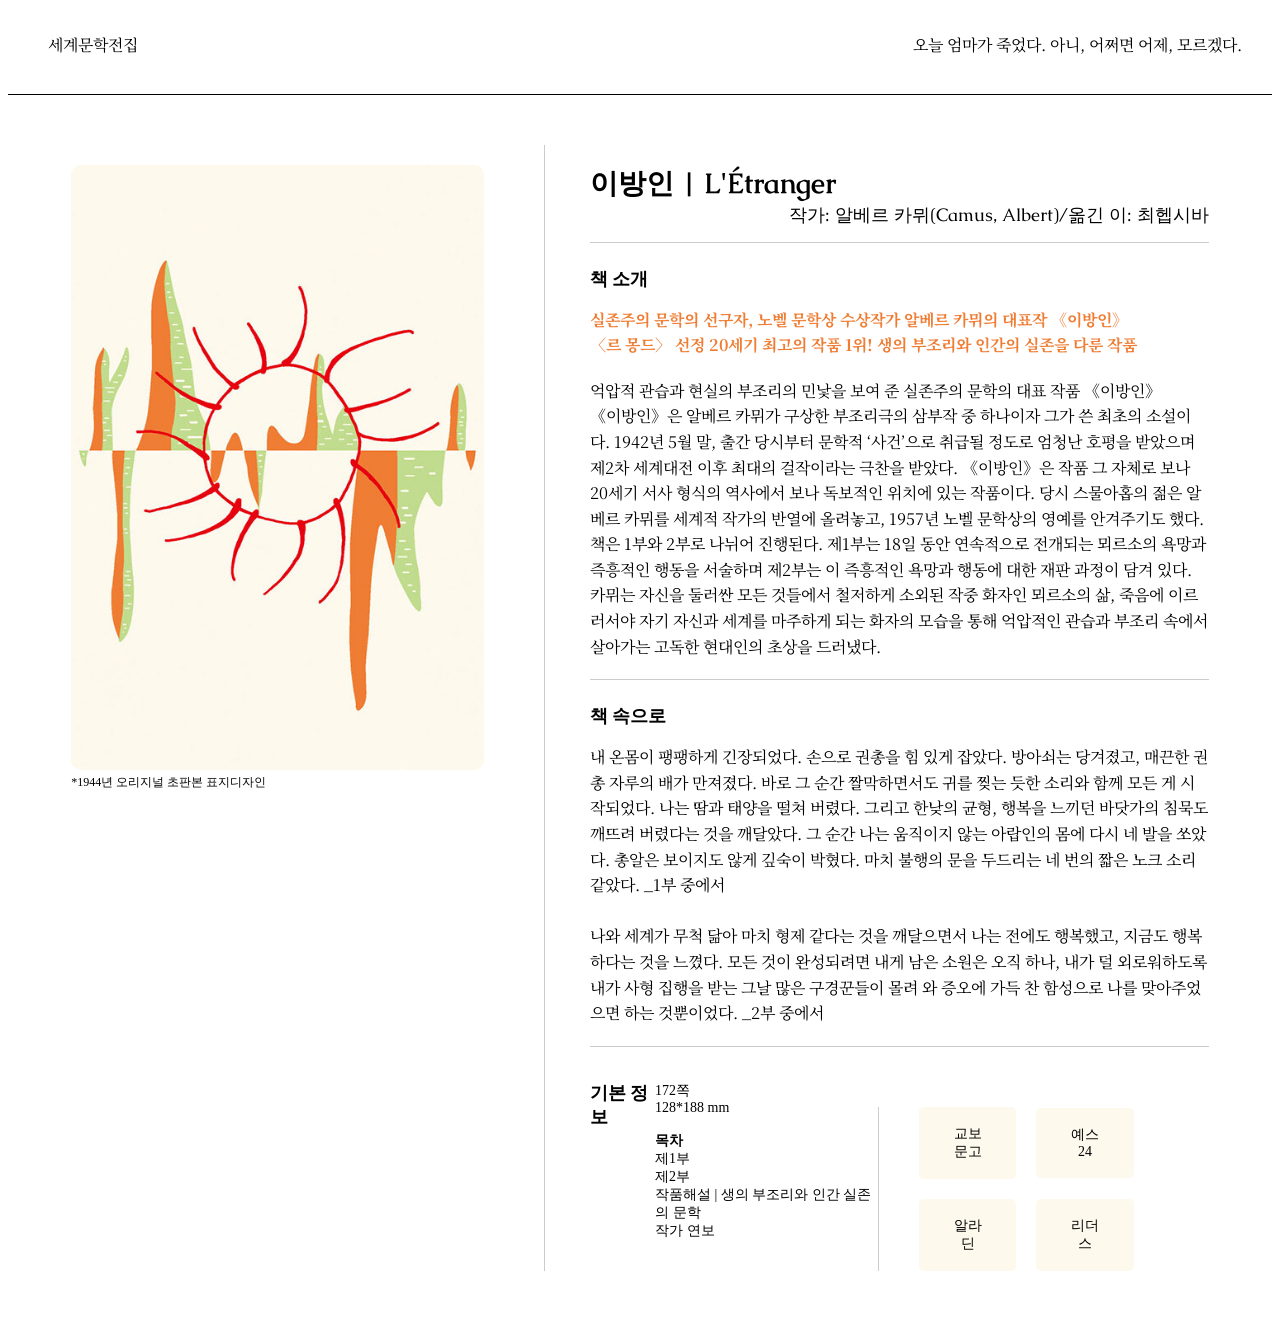
<file: Book/index.html>
<!DOCTYPE html>
<html>
    <head>
        <meta charset="utf-8">
        <title>L'Étranger|이방인</title>
        <link rel="stylesheet" href="css/style.css" type="text/css">
        <link rel="preconnect" href="https://fonts.googleapis.com">
        <link rel="preconnect" href="https://fonts.gstatic.com" crossorigin>
        <link href="https://fonts.googleapis.com/css2?family=Caudex:ital,wght@0,400;0,700;1,400;1,700&family=Noto+Serif+KR:wght@200..900&display=swap" rel="stylesheet">
    </head>

    <body>
        <header>
            <ul>
                <li><p>세계문학전집</p></li>
                <li><p>오늘 엄마가 죽었다. 아니, 어쩌면 어제, 모르겠다.</p></li>
            </ul>
        </header>
        
        <section class="detail">
            <div class="image-box">
                <img src="책표지.jpg" alt="이방인_표지">
                <figcaption>*1944년 오리지널 초판본 표지디자인</figcaption>
            </div>

              <div class="text-box">
                <h2>이방인 | L'Étranger</h2>
                <h3>작가: 알베르 카뮈(Camus, Albert)/옮긴 이: 최헵시바</h3>

                <hr class="bold">

                <h4>책 소개</h4>
                        <p><b>실존주의 문학의 선구자, 노벨 문학상 수상작가
                        알베르 카뮈의 대표작 《이방인》<br>

                        〈르 몽드〉 선정 20세기 최고의 작품 1위!
                        생의 부조리와 인간의 실존을 다룬 작품</b></p>

                        <p>억압적 관습과 현실의 부조리의 민낯을 보여 준
                        실존주의 문학의 대표 작품 《이방인》<br>

                        《이방인》은 알베르 카뮈가 구상한 부조리극의 삼부작 중 하나이자 그가 쓴 최초의 소설이다. 1942년 5월 말, 출간 당시부터 문학적 ‘사건’으로 취급될 정도로 엄청난 호평을 받았으며 제2차 세계대전 이후 최대의 걸작이라는 극찬을 받았다. 《이방인》은 작품 그 자체로 보나 20세기 서사 형식의 역사에서 보나 독보적인 위치에 있는 작품이다. 당시 스물아홉의 젊은 알베르 카뮈를 세계적 작가의 반열에 올려놓고, 1957년 노벨 문학상의 영예를 안겨주기도 했다.
                        책은 1부와 2부로 나뉘어 진행된다. 제1부는 18일 동안 연속적으로 전개되는 뫼르소의 욕망과 즉흥적인 행동을 서술하며 제2부는 이 즉흥적인 욕망과 행동에 대한 재판 과정이 담겨 있다. 카뮈는 자신을 둘러싼 모든 것들에서 철저하게 소외된 작중 화자인 뫼르소의 삶, 죽음에 이르러서야 자기 자신과 세계를 마주하게 되는 화자의 모습을 통해 억압적인 관습과 부조리 속에서 살아가는 고독한 현대인의 초상을 드러냈다.
                        </p>

                        <hr>
                        
                    <h4>책 속으로</h4>
                        <p>내 온몸이 팽팽하게 긴장되었다. 손으로 권총을 힘 있게 잡았다. 방아쇠는 당겨졌고, 매끈한 권총 자루의 배가 만져졌다. 바로 그 순간 짤막하면서도 귀를 찢는 듯한 소리와 함께 모든 게 시작되었다. 나는 땀과 태양을 떨쳐 버렸다. 그리고 한낮의 균형, 행복을 느끼던 바닷가의 침묵도 깨뜨려 버렸다는 것을 깨달았다. 그 순간 나는 움직이지 않는 아랍인의 몸에 다시 네 발을 쏘았다. 총알은 보이지도 않게 깊숙이 박혔다. 마치 불행의 문을 두드리는 네 번의 짧은 노크 소리 같았다.
                        _1부 중에서
                        <br>
                        <br>
                        나와 세계가 무척 닮아 마치 형제 같다는 것을 깨달으면서 나는 전에도 행복했고, 지금도 행복하다는 것을 느꼈다. 모든 것이 완성되려면 내게 남은 소원은 오직 하나, 내가 덜 외로워하도록 내가 사형 집행을 받는 그날 많은 구경꾼들이 몰려 와 증오에 가득 찬 함성으로 나를 맞아주었으면 하는 것뿐이었다.
                        _2부 중에서
                        </p>

                        <hr>

                        <div class="info-header">
                            <h4>기본 정보</h4>

                            <ol class="info">
                            <li>172쪽</li>
                            <li>128*188 mm</li>

                            <br>

                            <li class="index">목차</li>
                            <li>제1부</li>
                            <li>제2부</li>

                            <li>작품해설 | 생의 부조리와 인간 실존의 문학</li>
                            <li>작가 연보</li>
                        </ol>


                            <div class="btn-group">
                                <a href="https://product.kyobobook.co.kr/detail/S000208378547" class="buy-btn soldout">교보문고
                                    <span class="tooltip">해당 사이트에선 현재 절판된 상품입니다.</span></a>
                                <a href="https://www.yes24.com/product/goods/89643965" class="buy-btn soldout">예스24
                                    <span class="tooltip">해당 사이트에선 현재 절판된 상품입니다.</span></a>
                                <a href="http://aladin.kr/p/KziYr" class="buy-btn">알라딘</a>
                                <a href="https://rdrs.me/book/3895989" class="buy-btn">리더스</a>
                            </div>
                        </div>
            </div>
        </section>

    </body>
</html>
</file>
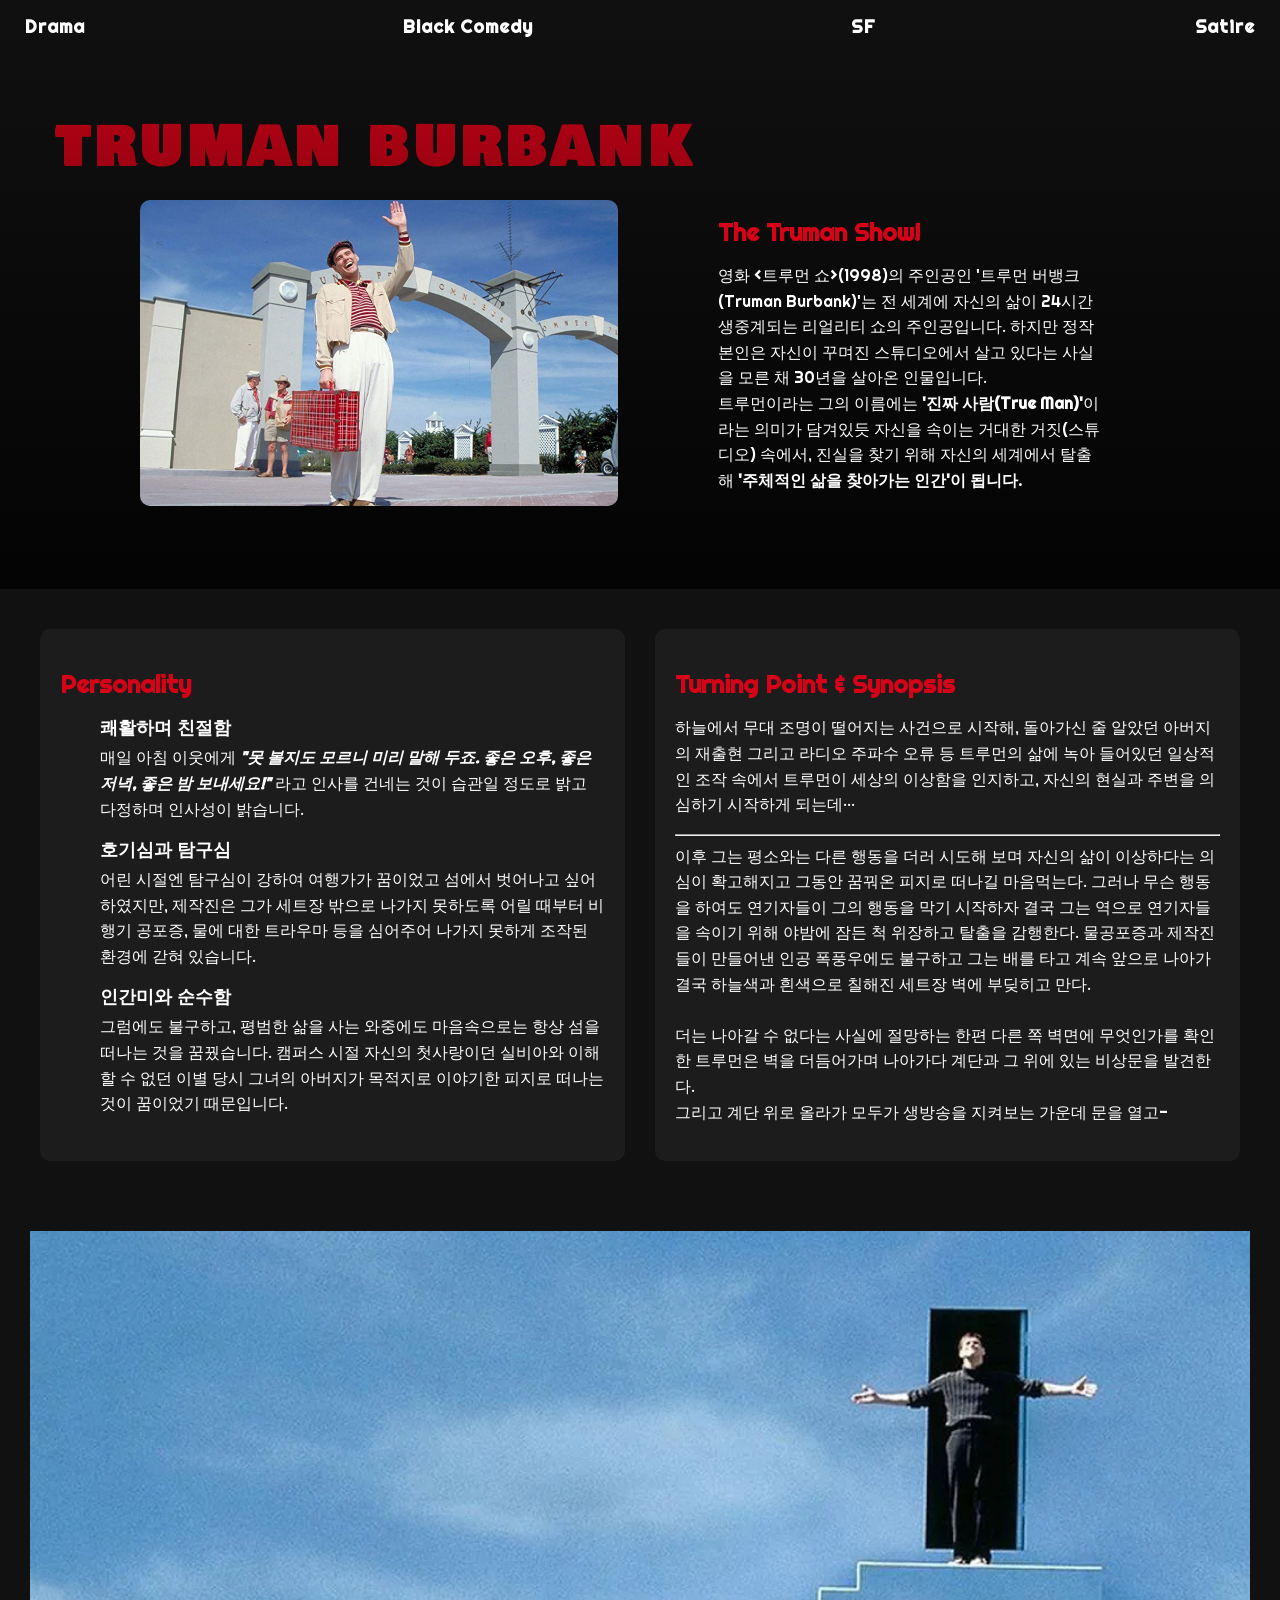
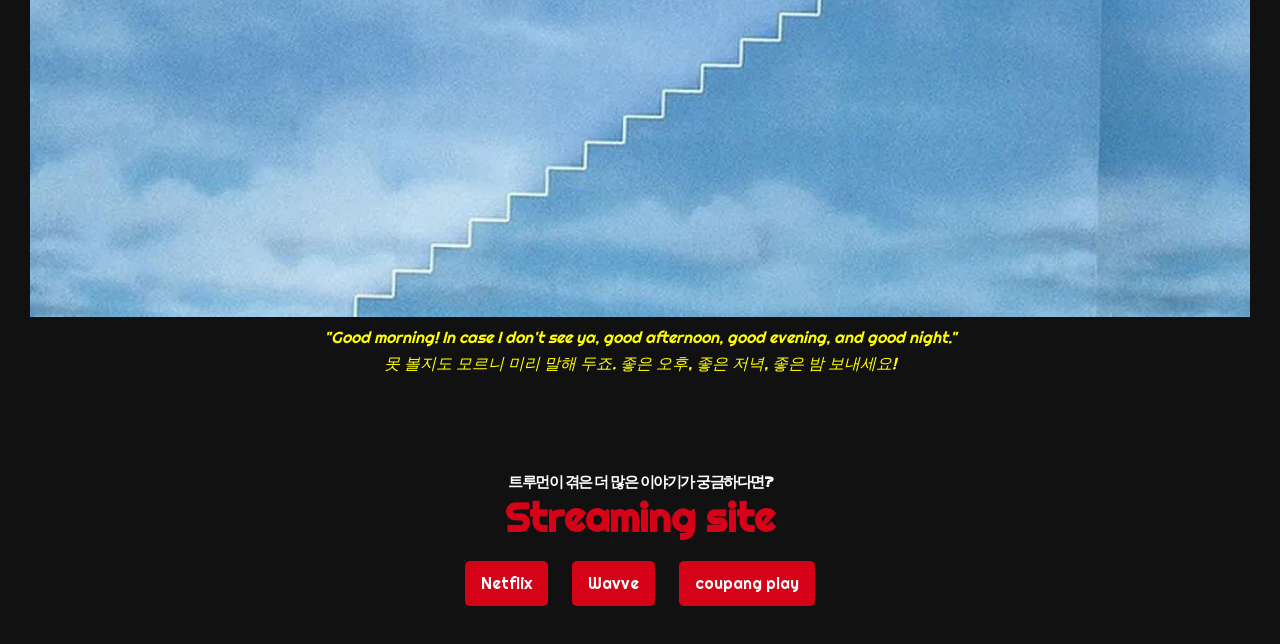
<file: Character/index.html>
<!DOCTYPE html>
<html>
    <head>
        <meta charset="utf-8">
        <title>트루먼 버뱅크</title>
        <link rel="stylesheet" href="css/style.css" type="text/css">
        <link rel="preconnect" href="https://fonts.googleapis.com">
        <link rel="preconnect" href="https://fonts.gstatic.com" crossorigin>
        <link href="https://fonts.googleapis.com/css2?family=Bowlby+One&family=Righteous&display=swap" rel="stylesheet">    </head>

    <body>
        <header>
            <ol>
                <li>Drama</li>
                <li>Black Comedy</li>
                <li>SF</li>
                <li>Satire</li>
            </ol>
        </header>

        <main>
            <h1>Truman Burbank</h1>
            <section class="movie">
                <div class="movie-inner">
                    <div class="poster">
                        <img src="img/thumbnail.jpg">
                    </div>

                    <div class="overlay">
                        <h2>The Truman Show!</h2>
                        <p>영화 <트루먼 쇼>(1998)의 주인공인 '트루먼 버뱅크(Truman Burbank)'는 전 세계에 자신의 삶이 24시간 생중계되는 리얼리티 쇼의 주인공입니다.
                        하지만 정작 본인은 자신이 꾸며진 스튜디오에서 살고 있다는 사실을 모른 채 30년을 살아온 인물입니다.
                        <br>
                        트루먼이라는 그의 이름에는 <b>'진짜 사람(True Man)'</b>이라는 의미가 담겨있듯 자신을 속이는 거대한 거짓(스튜디오) 속에서, 진실을 찾기 위해 자신의 세계에서 탈출해 <b>'주체적인 삶을 찾아가는 인간'이 됩니다.</b></p>
                    </div>
                </div>
            </section>
        </main>

            <section class="character">
                <div class="box">
                    <h2>Personality</h2>
                    <ul>
                        <li>쾌활하며 친절함</li>
                        <p>매일 아침 이웃에게 <i><b>"못 볼지도 모르니 미리 말해 두죠. 좋은 오후, 좋은 저녁, 좋은 밤 보내세요!"</b></i> 라고 인사를 건네는 것이 습관일 정도로 밝고 다정하며 인사성이 밝습니다.</p>
                        
                        <li>호기심과 탐구심</li>
                        <p>어린 시절엔 탐구심이 강하여 여행가가 꿈이었고 섬에서 벗어나고 싶어하였지만, 제작진은 그가 세트장 밖으로 나가지 못하도록 어릴 때부터 비행기 공포증, 물에 대한 트라우마 등을 심어주어 나가지 못하게 조작된 환경에 갇혀 있습니다.</p>

                        <li>인간미와 순수함</li>
                        <p>그럼에도 불구하고, 평범한 삶을 사는 와중에도 마음속으로는 항상 섬을 떠나는 것을 꿈꿨습니다. 캠퍼스 시절 자신의 첫사랑이던 실비아와 이해할 수 없던 이별 당시 그녀의 아버지가 목적지로 이야기한 피지로 떠나는 것이 꿈이었기 때문입니다.</p>
                    </ul>
                </div>

                <div class="box">
                    <h2>Turning Point & Synopsis</h2>
                    <p>하늘에서 무대 조명이 떨어지는 사건으로 시작해, 돌아가신 줄 알았던 아버지의 재출현 그리고 라디오 주파수 오류 등 트루먼의 삶에 녹아 들어있던 일상적인 조작 속에서 트루먼이 세상의 이상함을 인지하고, 자신의 현실과 주변을 의심하기 시작하게 되는데···</p>
                    <hr>
                    <p>
                    이후 그는 평소와는 다른 행동을 더러 시도해 보며 자신의 삶이 이상하다는 의심이 확고해지고 그동안 꿈꿔온 피지로 떠나길 마음먹는다.
                    그러나 무슨 행동을 하여도 연기자들이 그의 행동을 막기 시작하자 결국 그는 역으로 연기자들을 속이기 위해 야밤에 잠든 척 위장하고 탈출을 감행한다.
                    물공포증과 제작진들이 만들어낸 인공 폭풍우에도 불구하고 그는 배를 타고 계속 앞으로 나아가 결국 하늘색과 흰색으로 칠해진 세트장 벽에 부딪히고 만다.
                    <br>
                    <br>
                    더는 나아갈 수 없다는 사실에 절망하는 한편 다른 쪽 벽면에 무엇인가를 확인한 트루먼은 벽을 더듬어가며 나아가다 계단과 그 위에 있는 비상문을 발견한다.
                    <br>
                    그리고 계단 위로 올라가 모두가 생방송을 지켜보는 가운데 문을 열고-
                    </p>
                </div>
            </section>

            <section class="quote">
            <img src="img/end_scene.png" alt="트루먼쇼_명장면">
            <p>
                "Good morning! In case I don't see ya, good afternoon, good evening, and good night."<br>
                못 볼지도 모르니 미리 말해 두죠. 좋은 오후, 좋은 저녁, 좋은 밤 보내세요!
            </p>

            </section>


        <footer class="watch">
                <h4>트루먼이 겪은 더 많은 이야기가 궁금하다면?</h4>
                <h3>Streaming site</h3>

                <div class="watch-buttons">
                    <a href="https://www.netflix.com/title/11819086">Netflix</a>
                    <a href="https://deep.wavve.com/content/MV_CQ01_PT0000011135">Wavve</a>
                    <a href="https://www.coupangplay.com/content/41c26908-6653-4fb9-9717-1f2ea7dd5c35">coupang play</a>
                </div>
        </footer>

    </body>
</html>
</file>
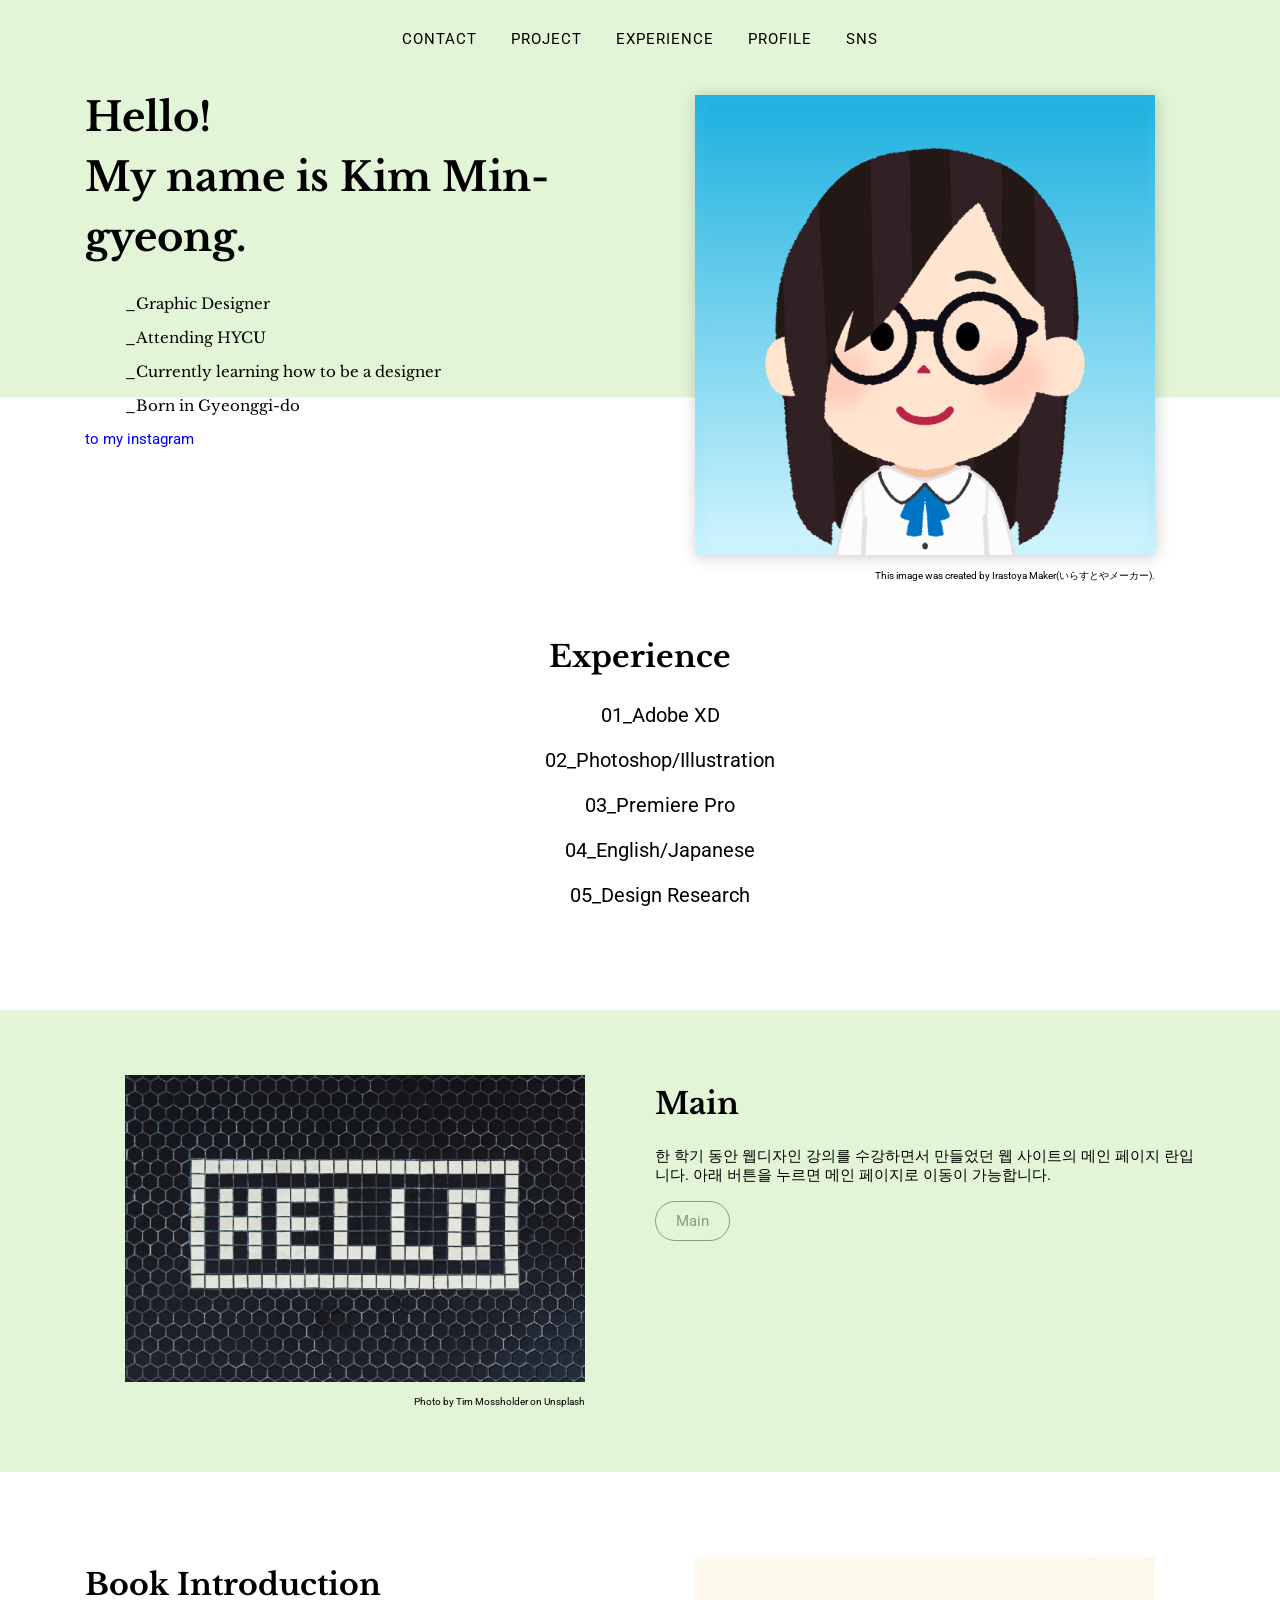
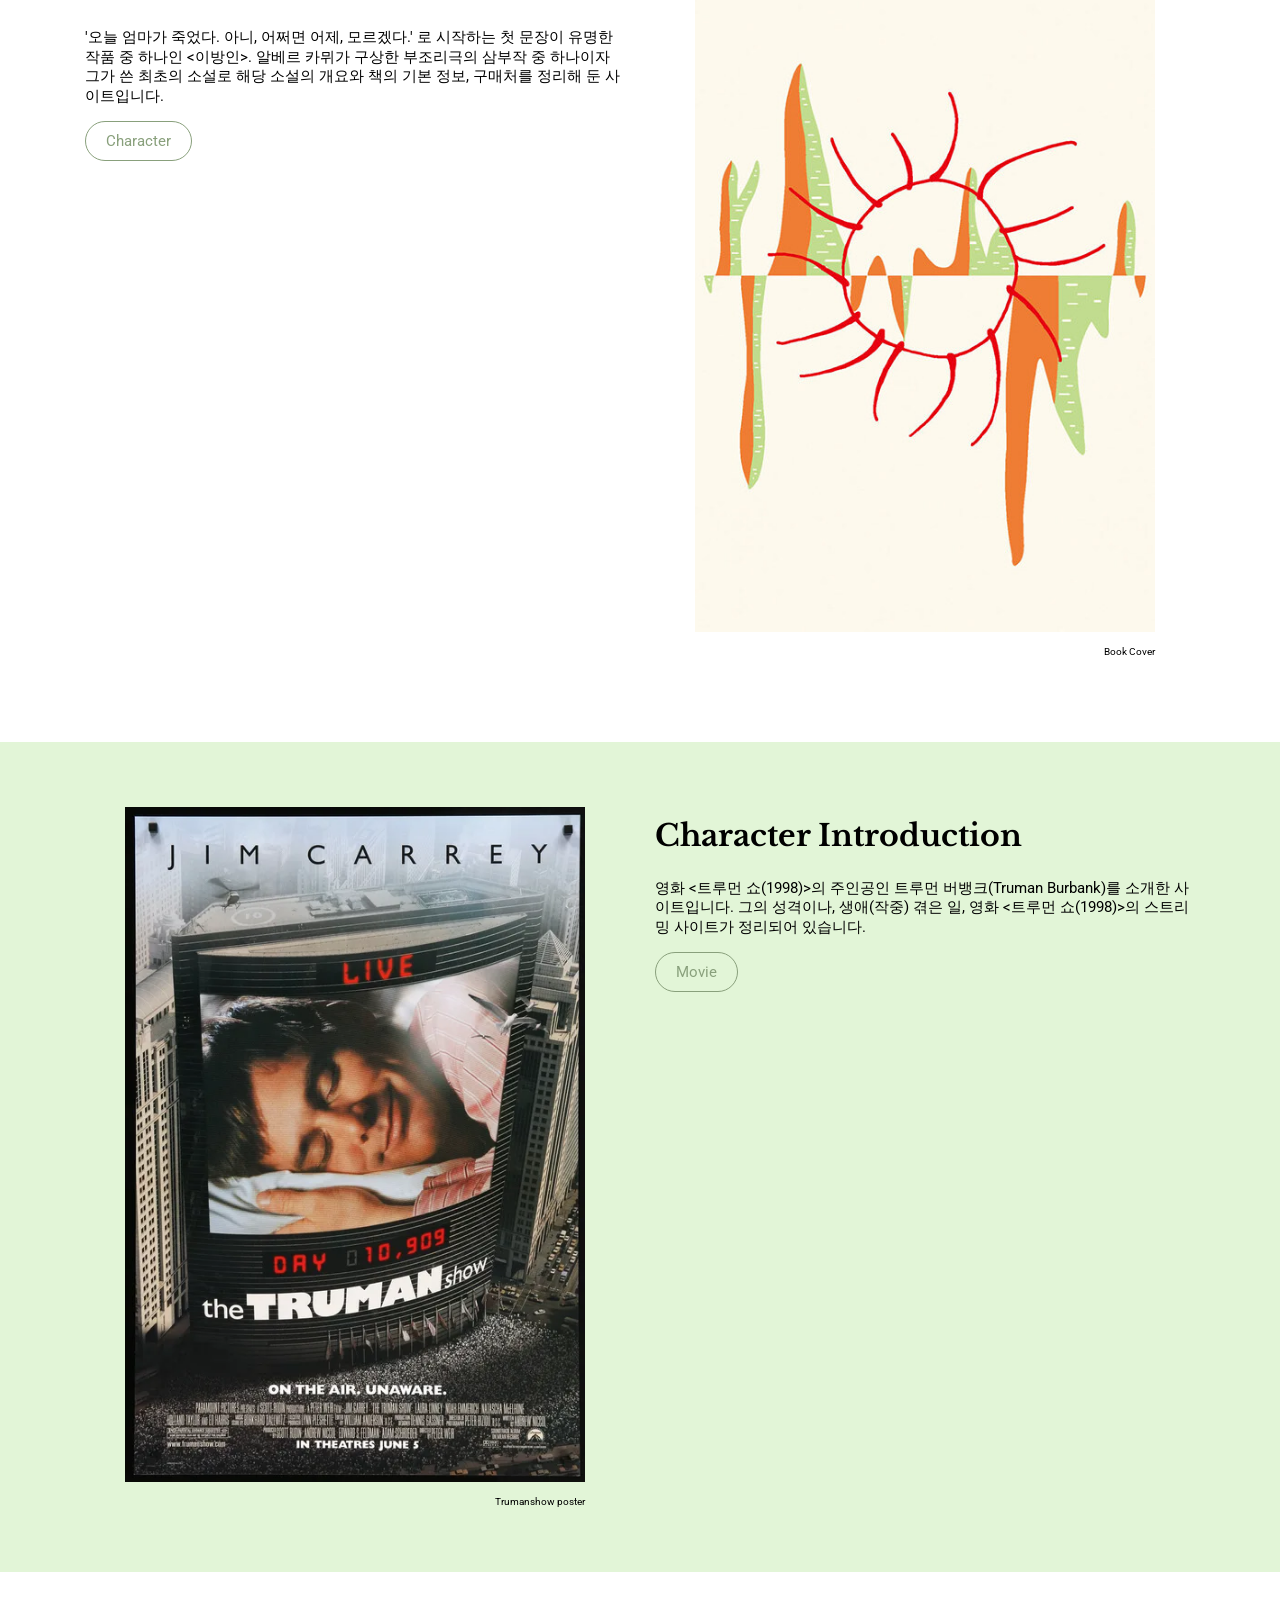
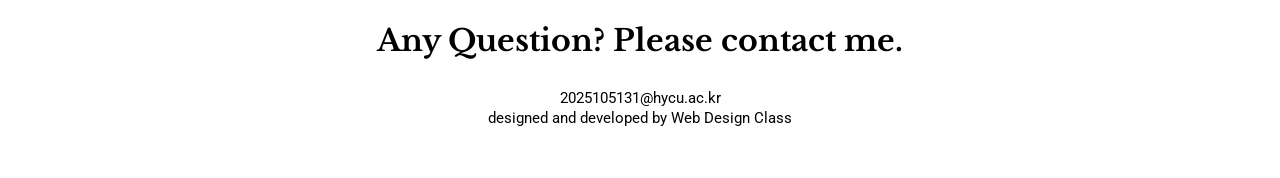
<file: Portfolio/index.html>
<!DOCTYPE html>
    <html>
        <head>
            <meta charset="utf-8">
            <title>Portfolio</title>
            <link rel="stylesheet" href="css/bootstrap-grid.css" type="text/css">
            <link rel="stylesheet" href="css/style.css" type="text/css">
            <link rel="preconnect" href="https://fonts.googleapis.com">
            <link rel="preconnect" href="https://fonts.gstatic.com" crossorigin>
            <link href="https://fonts.googleapis.com/css2?family=Libre+Baskerville:ital,wght@0,400..700;1,400..700&family=Roboto:ital,wght@0,100..900;1,100..900&display=swap" rel="stylesheet">
        </head>

        <body>
            <nav>
                <ul>
                    <li><a href="#contact">contact</a></li>
                    <li><a href="#project">project</a></li>
                    <li>experience</li>
                    <li>profile</li>
                    <li><a href="https://www.instagram.com/c73_37/" target="_blink">sns</a></li>
                </ul>
            </nav>

            <header>
                <div class="container">
                    <div class="row">
                        <div class="col-sm">
                            <h1>Hello!<br>My name is Kim Min-gyeong.</h1>
                            <ul class="profile">
                                <li>_Graphic Designer</li>
                                <li>_Attending HYCU</li>
                                <li>_Currently learning how to be a designer</li>
                                <li>_Born in Gyeonggi-do</li>
                            </ul>
                            <a href="https://www.instagram.com/c73_37/">to my instagram</a>
                        </div>
                        <div class="col-sm">
                            <figure>
                                <img src="img/designer.png" alt="portrait" class="intro-img">
                                <figcaption class="right-text">This image was created by Irastoya Maker(いらすとやメーカー).</figcaption>
                            </figure>
                        </div>
                  </div>
                </div>
            </header>

            <section class="experience">
                <h2>Experience</h2>
                <ul class="skill-list">
                    <li>01_Adobe XD</li>
                    <li>02_Photoshop/Illustration</li>
                    <li>03_Premiere Pro</li>
                    <li>04_English/Japanese</li>
                    <li>05_Design Research</li>
                </ul>
            </section>

            <!-- project 1 -->
            <section class="project green">
                <div class="container" id="project">
                    <div class="row">
                        <div class="col-sm">
                            <figure>
                                <img src="img/hello.jpg" alt="hello">
                                <figcaption class="right-text">Photo by Tim Mossholder on Unsplash</figcaption>
                            </figure>
                        </div>
                        <div class="col-sm">
                            <h2>Main</h2>
                            <p>한 학기 동안 웹디자인 강의를 수강하면서 만들었던 웹 사이트의 메인 페이지 란입니다. 아래 버튼을 누르면 메인 페이지로 이동이 가능합니다.
                            </p>
                            <a href="https://alsrud6510.github.io/WebDesign/ " class="button">Main</a>
                        </div>
                    </div>
                </div>
            </section>
        
            <!-- project 2 -->
            <section class="project">
                <div class="container">
                    <div class="row">
                        <div class="col-sm">
                            <h2>Book Introduction</h2>
                            <p>'오늘 엄마가 죽었다. 아니, 어쩌면 어제, 모르겠다.' 로 시작하는 첫 문장이 유명한 작품 중 하나인 <이방인>. 알베르 카뮈가 구상한 부조리극의 삼부작 중 하나이자 그가 쓴 최초의 소설로 해당 소설의 개요와 책의 기본 정보, 구매처를 정리해 둔 사이트입니다.
                            </p>
                            <a href="https://alsrud6510.github.io/WebDesign/Book/index.html" class="button">Character</a>
                        </div>
                        <div class="col-sm">
                            <figure>
                                <img src="img/책표지.jpg" alt="book_cover">
                                <figcaption class="right-text">Book Cover</figcaption>
                            </figure>
                        </div>
                    </div>
                </div>
            </section>

            <!-- project 3 -->
            <section class="project green">
                <div class="container">
                    <div class="row">
                       <div class="col-sm">
                            <figure>
                                <img src="img/poster.jpg" alt="Trumanshow_poster">
                                <figcaption class="right-text">Trumanshow poster</figcaption>
                            </figure>
                        </div>
                        <div class="col-sm">
                            <h2>Character Introduction</h2>
                            <p>영화 <트루먼 쇼(1998)>의 주인공인 트루먼 버뱅크(Truman Burbank)를 소개한 사이트입니다. 그의 성격이나, 생애(작중) 겪은 일, 영화 <트루먼 쇼(1998)>의 스트리밍 사이트가 정리되어 있습니다.
                            </p>
                            <a href="https://alsrud6510.github.io/WebDesign/Character/index.html" class="button">Movie</a>
                        </div>
                    </div>
                </div>
            </section>

            <footer id="contact">
                <h3>Any Question? Please contact me.</h3>
                <p>2025105131@hycu.ac.kr<bR>
                    designed and developed by Web Design Class</p>
            </footer>

        </body>
    </html>
</file>
<file: Book/css/style.css>
header{
    border-bottom: 1px solid black;
}

header ul {
    display: flex;
    align-items: center;
    justify-content: space-between;
    padding-right: 30px;
    text-align: end;
}

header li:hover {
    color: #ec020b;
    cursor: pointer;
}

.detail {
    display: flex;
    gap: 30px; /* 좌우 간격 */

    width: 90%;
    max-width: 1400px;
    margin: 50px auto;
}

.image-box {
    width: 40%;
    padding-right: 30px;
}

.image-box img {
    width: 100%;
    border-radius: 10px;
    margin-top: 20px;
}

.text-box {
    width: 60%;
    border-left: 1px solid #ccc;
    padding-left: 45px;
}

.text-box hr {
    border: none;
    border-top: 1px solid #ccc;
    margin: 10px 0;
}

h2 {
    font-family: "Caudex", serif;
    font-weight: 700;
    font-style: normal;
    margin-top: 20px;
    margin-bottom: 0;
    font-size: 28px;
}

h3 {
    font-family: "Caudex", serif;
    font-weight: 400;
    font-style: normal;
    margin-top: 0;
    margin-bottom: 15px;
    text-align: end;
    font-size: 18px;
}

h4 {
    margin-bottom: 5px;
    font-size: 18px;
}

ul{
    list-style: none;
}

b {
    color: #ef7d34;
}

.index {
    font-weight: bold;
}

.info {
    list-style: none;
    font-size: 14px;
    margin-top: 25px;
    margin-left: -40px;
}

p {
    line-height: 1.6;
    margin-bottom: 20px;
    font-family: "Noto Serif KR", serif;
}

figcaption {
    font-size: 12px;
}

.ver {
    border-left: 1px solid #ccc;
}

.info-header {
    display: flex;
    justify-content: space-between; /* 양쪽 끝으로 */
    align-items: flex-start;
}

.btn-group {
    display: grid;
    grid-template-columns: repeat(2, 2fr);
    gap: 20px;
    margin-top: 50px;

    border-left: 1px solid #ccc;
    align-items: center;
    padding-left: 40px;
    padding-right: 50px;
    margin-right: 25px;
}

.buy-btn {
    padding: 18px 30px;
    background-color: #fdf9ed;
    color: black;
    text-decoration: none;
    border-radius: 5px;
    font-size: 14px;
    border-right: 100px;
    text-align: center;
    position: relative;
}

.buy-btn:hover {
    background-color: #ef7d34;
    font-weight: bold;
}

/* 툴팁 기본 상태 (숨김) */
.tooltip {
    position: absolute;
    bottom: 110%; /* 버튼 위에 표시 */
    left: 50%;
    transform: translateX(-50%);
  
    background: black;
    color: white;

    padding: 10px 14px;
    border-radius: 3px;
    font-size: 14px;

    min-width: 140px;

    opacity: 0;
    transition: 0.2s;
}

/* hover 시 표시 */
.soldout:hover .tooltip {
    opacity: 1;
}
</file>
<file: Character/css/style.css>
body {
    background-color: #111;
    color: #fff;
    margin: 0;
    font-family: "Righteous", sans-serif;
}

header {
    position: relative;
    z-index: 10;
}

ol {
    list-style-type: none;
    display: flex;
    padding: 0 25px;
    justify-content: space-between;
    text-align: end;
}

ol li {
    letter-spacing: 0.05em;
    line-height: 1.2;
}

h1, h2, h3 {
    color: #D50218;
    margin-bottom: 15px;
}

h1 {
    font-family: "Bowlby One", sans-serif;
    letter-spacing: 0.1em;
    text-transform: uppercase;

    font-size: 52px;
    padding: 30px;
    margin-bottom: -250px;
    margin-left: 25px;
    word-break: keep-all;
    justify-content: baseline;
}

h3 {
    font-size: 40px;
    margin-top: 0;
    margin-bottom: 30px;
}

h4 {
    font-size: 15px;
    margin: 0;
    letter-spacing: -0.1em;
}

p {
    line-height: 1.6;
    margin-top: 3px;
}

ul {
    list-style-type: none;
}

li {
    font-weight: bold;
    font-size: 18px;
    margin-bottom: 5px;
}

.movie {
    background: url("img/thumbnail.jpg") center/cover no-repeat;
    position: relative;
    margin-top: -100px;
    z-index: 1;
    padding: 40px;

    min-height: 60vh;
    height: auto;
    overflow: visible;

    display: flex;
    align-items: flex-end;

    object-fit: scale-down;
    background: linear-gradient(to top, rgba(0,0,0,0.8), transparent);
}

.movie-inner {
    display: flex;
    align-items: center;
    gap: 60px;

    max-width: 1000px;
    margin: 0 auto;
    padding: 40px 2p0x;
}

.poster {
    flex: 7.5;
    display: flex;
    justify-content: center;
}

.poster img {
    width: 100%;
    max-width: 60vw;
    border-radius: 10px;
}

.overlay {
    position: relative;
    bottom: 0;
    left: 0;

    padding: 40px;
    width: 100%;

    box-sizing: border-box;

    flex: 6;
    max-width: 500px;
}

.overlay img {
    max-width: 100%;
    height: auto;
}

.character {
    display: flex;
    gap: 30px;
    padding: 40px;
    background-color: #111;
}

.box {
    flex: 1;
    background-color: #1c1c1c;
    padding: 20px;
    border-radius: 10px;
}

.watch {
    text-align: center;
    padding: 50px;
}

.watch-buttons a{
    margin: 10px;
    padding: 12px 16px;
    background: #D50218;
    color: white;
    border-radius: 5px;
    text-decoration: none;
}

.watch-buttons a:hover {
    background: darkred;
    color: #a0a0a0;
}

.quote {
    text-align: center;
    padding: 30px;
    background-color: #111;
    color: #ffff00;
    font-style: italic;
}

.quote img {
    width: 100%;
    height: auto;
}
</file>
<file: Portfolio/css/style.css>
body {
    font-family: "Roboto", sans-serif;
    margin: 0;
    padding: 0;
    font-size: 15px;
}

h1, h2, h3, .profile {
    font-family: "Libre Baskerville", serif;
}

img{
    max-width: 100%;
}

nav ul li{
    display: inline-block;
    margin: 0px 15px;
    padding: 0;
    text-transform: uppercase;
    letter-spacing: 1px;
    font-size: 15px;
}

nav {
    background-color: #e2f5d7;
     position: fixed;
    z-index: 1;
    width: 100%;
}

nav ul {
    margin: 0 auto;
    text-align: center;
    padding: 30px;
    
}

header {
    position: relative;
    top: 60px;
    background-image: url(../img/background.png);
    background-repeat: no-repeat;
    background-size: cover;
    background-position-y: 0px;
}

h1 {
    font-size: 40px;
    line-height: 150%;
}

ul li {
    list-style: none;
    margin: 15px 0px;
}

.button {
    border: 1px solid #89a07c;
    text-decoration: none;
    color: #89a07c;
    padding: 10px 20px;
    border-radius: 25px;
    display: inline-block;
    margin: 10px 40px;
}

.intro-img {
    margin-top: 20px;
    box-shadow: 1px 2px 15px rgba(0, 0, 0, 0.2);
}

figcaption {
    font-size: 10px;
    margin-top: 10px;
}

.experience {
    text-align: center;
    margin-top: 100px;
}

h2 {
    font-size: 30px;
}

p {
    line-height: 130%;
}

a {
    text-decoration: none;
}

.skill-list {
    text-align: center;
    font-size: 20px;
    line-height: 150%;
    margin-bottom: 100px;
}

.project {
    margin: 20px 0;
    padding: 50px;
}

.project .button {
    margin: 0px;
}

.green {
    background-color: #e2f5d7;
}

footer {
    text-align: center;
    margin: 50px;
}

footer h3 {
    font-size: 30px;
}

.right-text {
    text-align: right;
}

nav li a {
    text-decoration: none;
    color: black;
}
</file>
